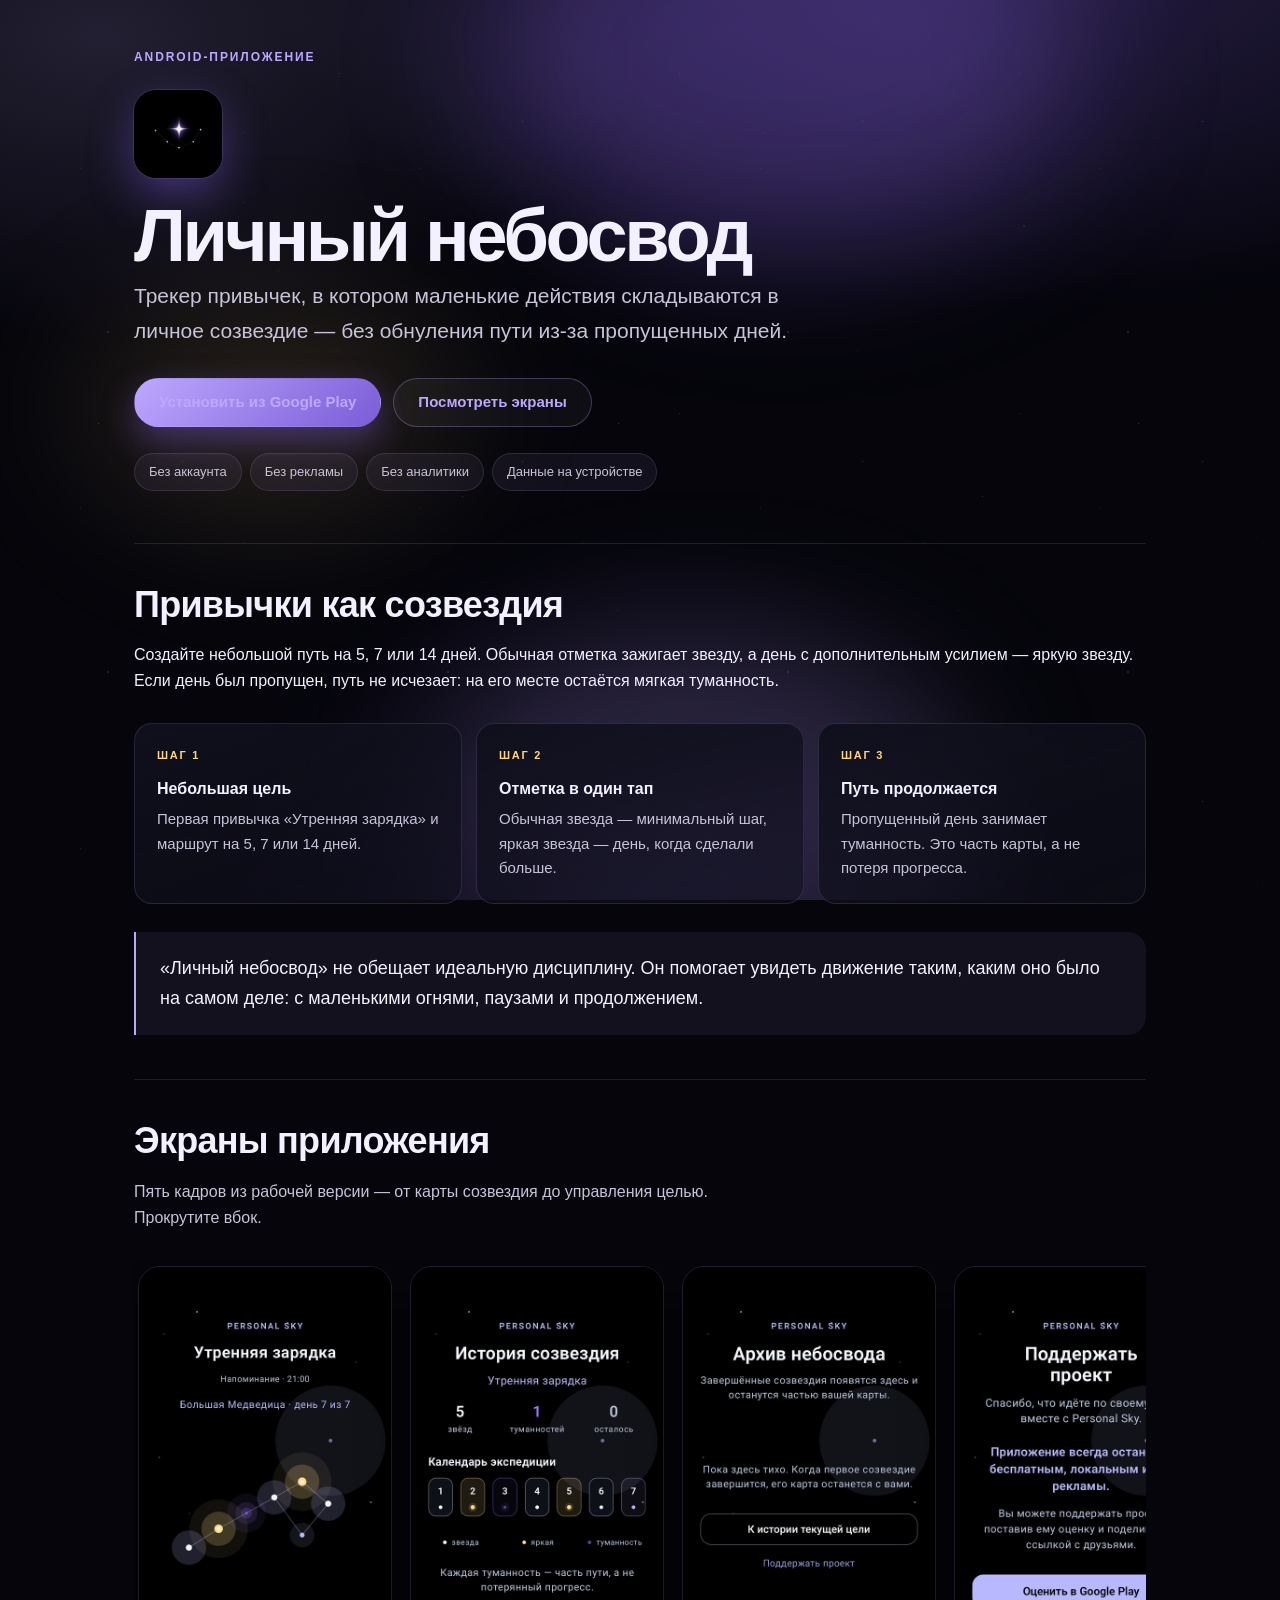
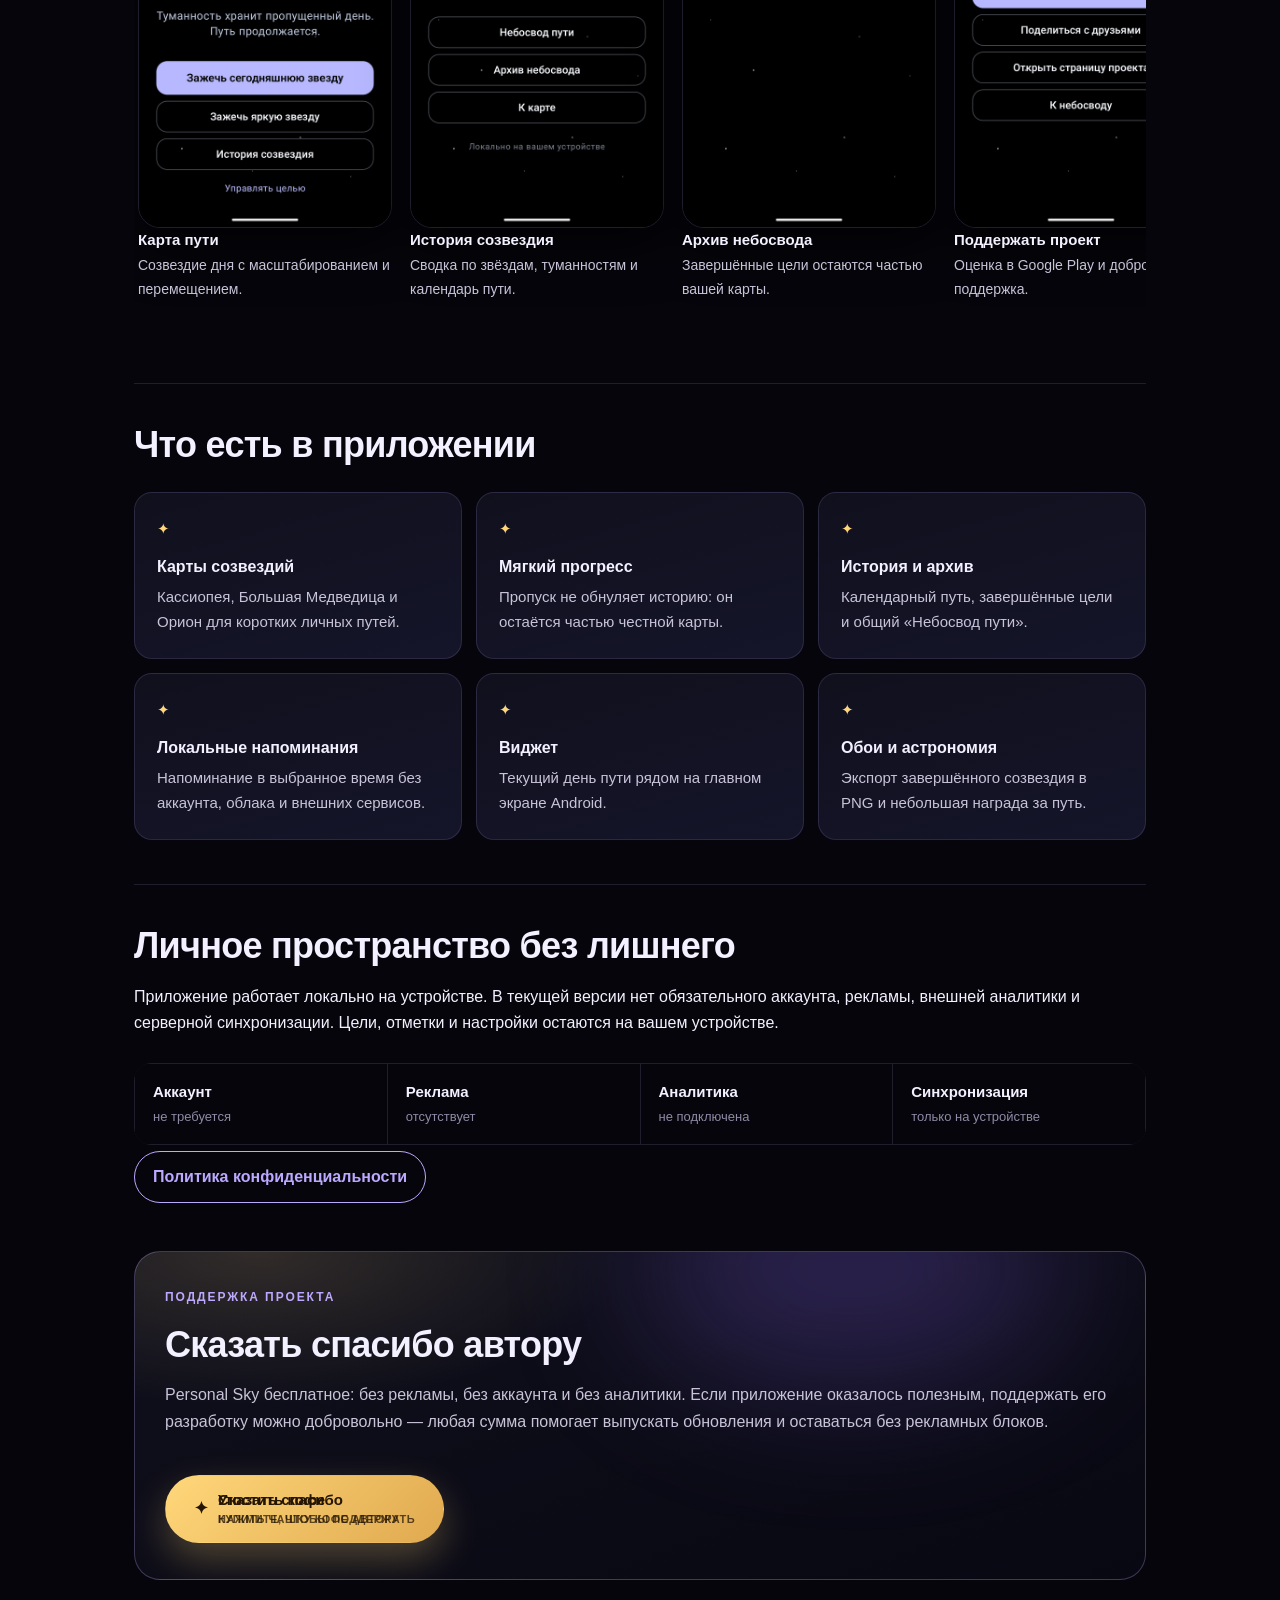
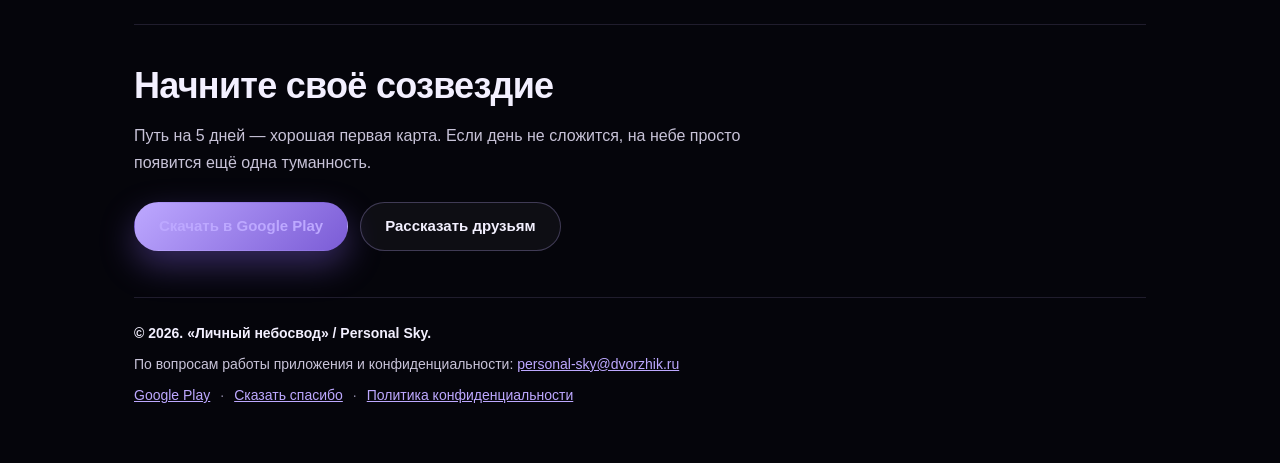
<file: index.html>
<!DOCTYPE html>
<html lang="ru">
<head>
  <meta charset="UTF-8" />
  <meta name="viewport" content="width=device-width, initial-scale=1.0" />
  <title>Личный небосвод — Personal Sky</title>
  <meta name="description" content="Personal Sky («Личный небосвод») — локальный Android-трекер привычек, в котором маленькие действия складываются в личное созвездие." />
  <meta name="theme-color" content="#05050b" />
  <link rel="canonical" href="https://www.dvorzhik.ru/personal-sky/" />
  <link rel="icon" href="assets/app-icon.png" />
  <link rel="apple-touch-icon" href="assets/app-icon.png" />

  <meta property="og:type" content="website" />
  <meta property="og:site_name" content="Personal Sky" />
  <meta property="og:locale" content="ru_RU" />
  <meta property="og:url" content="https://www.dvorzhik.ru/personal-sky/" />
  <meta property="og:title" content="Личный небосвод — трекер привычек как созвездие" />
  <meta property="og:description" content="Каждый отмеченный день зажигает звезду, пропущенный — оставляет туманность. Локально на устройстве, без аккаунта и рекламы." />
  <meta property="og:image" content="https://www.dvorzhik.ru/personal-sky/assets/hero-sky.png" />
  <meta property="og:image:width" content="1024" />
  <meta property="og:image:height" content="500" />
  <meta name="twitter:card" content="summary_large_image" />
  <meta name="twitter:title" content="Личный небосвод — трекер привычек как созвездие" />
  <meta name="twitter:description" content="Каждый отмеченный день зажигает звезду, пропущенный — оставляет туманность. Локально на устройстве, без аккаунта и рекламы." />
  <meta name="twitter:image" content="https://www.dvorzhik.ru/personal-sky/assets/hero-sky.png" />

  <link rel="stylesheet" href="style.css" />
  <!-- Google Analytics 4 (gtag.js) -->
  <script async src="https://www.googletagmanager.com/gtag/js?id=G-M0B5JG034H"></script>
  <script>
    window.dataLayer = window.dataLayer || [];
    function gtag() { dataLayer.push(arguments); }
    gtag('js', new Date());
    gtag('config', 'G-M0B5JG034H');
  </script>
</head>
<body>
  <a class="ps-skip" href="#ps-main">К основному содержанию</a>

  <div class="ps-sky" aria-hidden="true">
    <span class="ps-sky__glow ps-sky__glow--accent"></span>
    <span class="ps-sky__glow ps-sky__glow--gold"></span>
    <span class="ps-sky__glow ps-sky__glow--nebula"></span>
  </div>

  <main class="ps-wrap" id="ps-main" aria-label="Личный небосвод">

    <section class="ps-hero">
      <p class="ps-kicker">Android-приложение</p>
      <img class="ps-icon" src="assets/app-icon.png" width="256" height="256" alt="" />
      <h1>Личный небосвод</h1>
      <p class="ps-lead">Трекер привычек, в котором маленькие действия складываются в личное созвездие — без обнуления пути из-за пропущенных дней.</p>

      <div class="ps-actions">
        <a class="ps-btn ps-btn--primary" href="https://play.google.com/store/apps/details?id=com.personalsky.app">
          Установить из Google&nbsp;Play
        </a>
        <a class="ps-btn" href="#ps-screens">Посмотреть экраны</a>
      </div>

      <ul class="ps-badges">
        <li>Без аккаунта</li>
        <li>Без рекламы</li>
        <li>Без аналитики</li>
        <li>Данные на устройстве</li>
      </ul>
    </section>

    <section class="ps-section" aria-labelledby="ps-how">
      <h2 id="ps-how">Привычки как созвездия</h2>
      <p>Создайте небольшой путь на 5, 7 или 14 дней. Обычная отметка зажигает звезду, а день с дополнительным усилием — яркую звезду. Если день был пропущен, путь не исчезает: на его месте остаётся мягкая туманность.</p>

      <div class="ps-steps">
        <article class="ps-step">
          <p class="ps-step__label">Шаг 1</p>
          <h3>Небольшая цель</h3>
          <p>Первая привычка «Утренняя зарядка» и маршрут на 5, 7 или 14 дней.</p>
        </article>
        <article class="ps-step">
          <p class="ps-step__label">Шаг 2</p>
          <h3>Отметка в один тап</h3>
          <p>Обычная звезда — минимальный шаг, яркая звезда — день, когда сделали больше.</p>
        </article>
        <article class="ps-step">
          <p class="ps-step__label">Шаг 3</p>
          <h3>Путь продолжается</h3>
          <p>Пропущенный день занимает туманность. Это часть карты, а не потеря прогресса.</p>
        </article>
      </div>

      <blockquote class="ps-quote">«Личный небосвод» не обещает идеальную дисциплину. Он помогает увидеть движение таким, каким оно было на самом деле: с маленькими огнями, паузами и продолжением.</blockquote>
    </section>

    <section class="ps-section" id="ps-screens" aria-labelledby="ps-screens-title">
      <h2 id="ps-screens-title">Экраны приложения</h2>
      <p class="ps-section-lead">Пять кадров из рабочей версии — от карты созвездия до управления целью. Прокрутите вбок.</p>

      <ul class="ps-shots" tabindex="0" aria-label="Скриншоты приложения">
        <li class="ps-shot">
          <img src="assets/screenshots/01-active-sky.png" width="540" height="1200" loading="lazy" decoding="async" alt="Главный экран: карта созвездия, день 7 из 7, кнопки отметки звезды." />
          <p class="ps-shot__caption"><strong>Карта пути</strong>Созвездие дня с масштабированием и перемещением.</p>
        </li>
        <li class="ps-shot">
          <img src="assets/screenshots/02-history.png" width="540" height="1200" loading="lazy" decoding="async" alt="История созвездия: 5 звёзд, 1 туманность и календарь пути по дням." />
          <p class="ps-shot__caption"><strong>История созвездия</strong>Сводка по звёздам, туманностям и календарь пути.</p>
        </li>
        <li class="ps-shot">
          <img src="assets/screenshots/03-archive.png" width="540" height="1200" loading="lazy" decoding="async" alt="Архив небосвода: завершённые созвездия становятся частью личной карты." />
          <p class="ps-shot__caption"><strong>Архив небосвода</strong>Завершённые цели остаются частью вашей карты.</p>
        </li>
        <li class="ps-shot">
          <img src="assets/screenshots/04-support.png" width="540" height="1200" loading="lazy" decoding="async" alt="Экран поддержки проекта: приложение остаётся бесплатным, локальным и без рекламы." />
          <p class="ps-shot__caption"><strong>Поддержать проект</strong>Оценка в Google Play и добровольная поддержка.</p>
        </li>
        <li class="ps-shot">
          <img src="assets/screenshots/05-goal-settings.png" width="540" height="1200" loading="lazy" decoding="async" alt="Управление целью: название, ритм пути, завершение и локальные данные." />
          <p class="ps-shot__caption"><strong>Управление целью</strong>Название, напоминания и завершение пути досрочно.</p>
        </li>
      </ul>
    </section>

    <section class="ps-section" aria-labelledby="ps-features">
      <h2 id="ps-features">Что есть в приложении</h2>
      <div class="ps-grid">
        <article class="ps-card">
          <p class="ps-card__star" aria-hidden="true">✦</p>
          <h3>Карты созвездий</h3>
          <p>Кассиопея, Большая Медведица и Орион для коротких личных путей.</p>
        </article>
        <article class="ps-card">
          <p class="ps-card__star" aria-hidden="true">✦</p>
          <h3>Мягкий прогресс</h3>
          <p>Пропуск не обнуляет историю: он остаётся частью честной карты.</p>
        </article>
        <article class="ps-card">
          <p class="ps-card__star" aria-hidden="true">✦</p>
          <h3>История и архив</h3>
          <p>Календарный путь, завершённые цели и общий «Небосвод пути».</p>
        </article>
        <article class="ps-card">
          <p class="ps-card__star" aria-hidden="true">✦</p>
          <h3>Локальные напоминания</h3>
          <p>Напоминание в выбранное время без аккаунта, облака и внешних сервисов.</p>
        </article>
        <article class="ps-card">
          <p class="ps-card__star" aria-hidden="true">✦</p>
          <h3>Виджет</h3>
          <p>Текущий день пути рядом на главном экране Android.</p>
        </article>
        <article class="ps-card">
          <p class="ps-card__star" aria-hidden="true">✦</p>
          <h3>Обои и астрономия</h3>
          <p>Экспорт завершённого созвездия в PNG и небольшая награда за путь.</p>
        </article>
      </div>
    </section>

    <section class="ps-section" aria-labelledby="ps-privacy">
      <h2 id="ps-privacy">Личное пространство без лишнего</h2>
      <p>Приложение работает локально на устройстве. В текущей версии нет обязательного аккаунта, рекламы, внешней аналитики и серверной синхронизации. Цели, отметки и настройки остаются на вашем устройстве.</p>

      <ul class="ps-facts">
        <li><strong>Аккаунт</strong><span>не требуется</span></li>
        <li><strong>Реклама</strong><span>отсутствует</span></li>
        <li><strong>Аналитика</strong><span>не подключена</span></li>
        <li><strong>Синхронизация</strong><span>только на устройстве</span></li>
      </ul>

      <a class="ps-link" href="privacy.html">Политика конфиденциальности</a>
    </section>

    <section class="ps-section ps-support" aria-labelledby="ps-support">
      <div class="ps-support__glow" aria-hidden="true"></div>
      <p class="ps-kicker">Поддержка проекта</p>
      <h2 id="ps-support">Сказать спасибо автору</h2>
      <p class="ps-support__lead">Personal Sky бесплатное: без рекламы, без аккаунта и без аналитики. Если приложение оказалось полезным, поддержать его разработку можно добровольно — любая сумма помогает выпускать обновления и оставаться без рекламных блоков.</p>

      <a class="ps-btn ps-btn--thanks" href="https://web.tribute.tg/d/QPI" target="_blank" rel="noopener noreferrer">
        <span class="ps-btn__icon" aria-hidden="true">✦</span>
        <span class="ps-btn__labels">
          <span class="ps-btn__label ps-btn__label--thanks">
            Сказать спасибо
            <span class="ps-btn__sub">нажмите, чтобы поддержать</span>
          </span>
          <span class="ps-btn__label ps-btn__label--coffee">
            Угостить кофе
            <span class="ps-btn__sub">купить чашку кофе автору</span>
          </span>
        </span>
      </a>
    </section>

    <section class="ps-section ps-cta" aria-labelledby="ps-cta">
      <h2 id="ps-cta">Начните своё созвездие</h2>
      <p>Путь на 5 дней — хорошая первая карта. Если день не сложится, на небе просто появится ещё одна туманность.</p>

      <div class="ps-actions">
        <a class="ps-btn ps-btn--primary" href="https://play.google.com/store/apps/details?id=com.personalsky.app">
          Скачать в Google&nbsp;Play
        </a>
        <button class="ps-btn ps-btn--share" type="button" data-ps-share
                data-ps-share-url="https://www.dvorzhik.ru/personal-sky/"
                data-ps-share-title="Личный небосвод — трекер привычек как созвездие"
                data-ps-share-text="Personal Sky — локальный Android-трекер привычек, где каждый отмеченный день зажигает звезду."
                data-ps-share-done="Ссылка скопирована">
          <span class="ps-btn__share-label">Рассказать друзьям</span>
        </button>
      </div>
      <p class="ps-visually-hidden" role="status" aria-live="polite" data-ps-share-status></p>
    </section>

    <footer class="ps-footer">
      <p class="ps-footer__brand">© 2026. «Личный небосвод» / Personal Sky.</p>
      <p>По вопросам работы приложения и конфиденциальности: <a href="mailto:personal-sky@dvorzhik.ru">personal-sky@dvorzhik.ru</a></p>
      <p class="ps-footer__links">
        <a href="https://play.google.com/store/apps/details?id=com.personalsky.app">Google Play</a>
        <span aria-hidden="true">·</span>
        <a class="ps-thanks-link" href="https://web.tribute.tg/d/QPI" target="_blank" rel="noopener noreferrer">Сказать спасибо</a>
        <span aria-hidden="true">·</span>
        <a href="privacy.html">Политика конфиденциальности</a>
      </p>
    </footer>
  </main>

  <script type="application/ld+json">
  {
    "@context": "https://schema.org",
    "@type": "SoftwareApplication",
    "name": "Личный небосвод (Personal Sky)",
    "operatingSystem": "Android",
    "applicationCategory": "LifestyleApplication",
    "description": "Локальный трекер привычек, в котором маленькие действия складываются в личное созвездие: отметка зажигает звезду, пропущенный день оставляет туманность.",
    "inLanguage": "ru",
    "url": "https://www.dvorzhik.ru/personal-sky/",
    "image": "https://www.dvorzhik.ru/personal-sky/assets/hero-sky.png",
    "installUrl": "https://play.google.com/store/apps/details?id=com.personalsky.app",
    "offers": {
      "@type": "Offer",
      "price": "0",
      "priceCurrency": "RUB"
    }
  }
  </script>

  <script>
  // Кнопка «Рассказать друзьям» у финального призыва:
  // нативный лист «Поделиться» там, где он есть, иначе копирование ссылки в буфер обмена.
  (function () {
    var button = document.querySelector("[data-ps-share]");
    if (!button) return;

    var label = button.querySelector(".ps-btn__share-label");
    var status = document.querySelector("[data-ps-share-status]");
    var defaultLabel = label ? label.textContent : "";
    var resetTimer = 0;
    var payload = {
      url: button.getAttribute("data-ps-share-url") || location.href,
      title: button.getAttribute("data-ps-share-title") || document.title,
      text: button.getAttribute("data-ps-share-text") || ""
    };

    function announce(message) {
      if (status) status.textContent = message;
    }

    function flashLabel(message) {
      if (!label) return;
      window.clearTimeout(resetTimer);
      label.textContent = message;
      button.classList.add("is-done");
      resetTimer = window.setTimeout(function () {
        label.textContent = defaultLabel;
        button.classList.remove("is-done");
      }, 2200);
    }

    function copyLink() {
      var text = payload.text ? payload.text + " " + payload.url : payload.url;
      if (navigator.clipboard && navigator.clipboard.writeText) {
        return navigator.clipboard.writeText(text);
      }
      // Фолбэк для старых браузеров и не-HTTPS окружений.
      return new Promise(function (resolve, reject) {
        var area = document.createElement("textarea");
        area.value = text;
        area.setAttribute("readonly", "");
        area.style.position = "fixed";
        area.style.top = "-1000px";
        document.body.appendChild(area);
        area.select();
        var ok = false;
        try {
          ok = document.execCommand("copy");
        } catch (error) {
          ok = false;
        }
        document.body.removeChild(area);
        ok ? resolve() : reject(new Error("copy failed"));
      });
    }

    function done() {
      flashLabel(button.getAttribute("data-ps-share-done") || "Ссылка скопирована");
      announce("Ссылка на приложение скопирована — можно отправлять друзьям");
    }

    button.addEventListener("click", function () {
      if (navigator.share) {
        navigator
          .share({ title: payload.title, text: payload.text, url: payload.url })
          .then(function () {
            announce("Ссылка отправлена");
          })
          .catch(function (error) {
            // AbortError — пользователь закрыл лист «Поделиться», это не ошибка.
            if (error && error.name === "AbortError") return;
            copyLink().then(done, function () {
              announce("Не удалось поделиться. Скопируйте ссылку: " + payload.url);
            });
          });
        return;
      }

      copyLink().then(done, function () {
        announce("Не удалось скопировать ссылку: " + payload.url);
      });
    });
  })();
  </script>

</body>
</html>
</file>
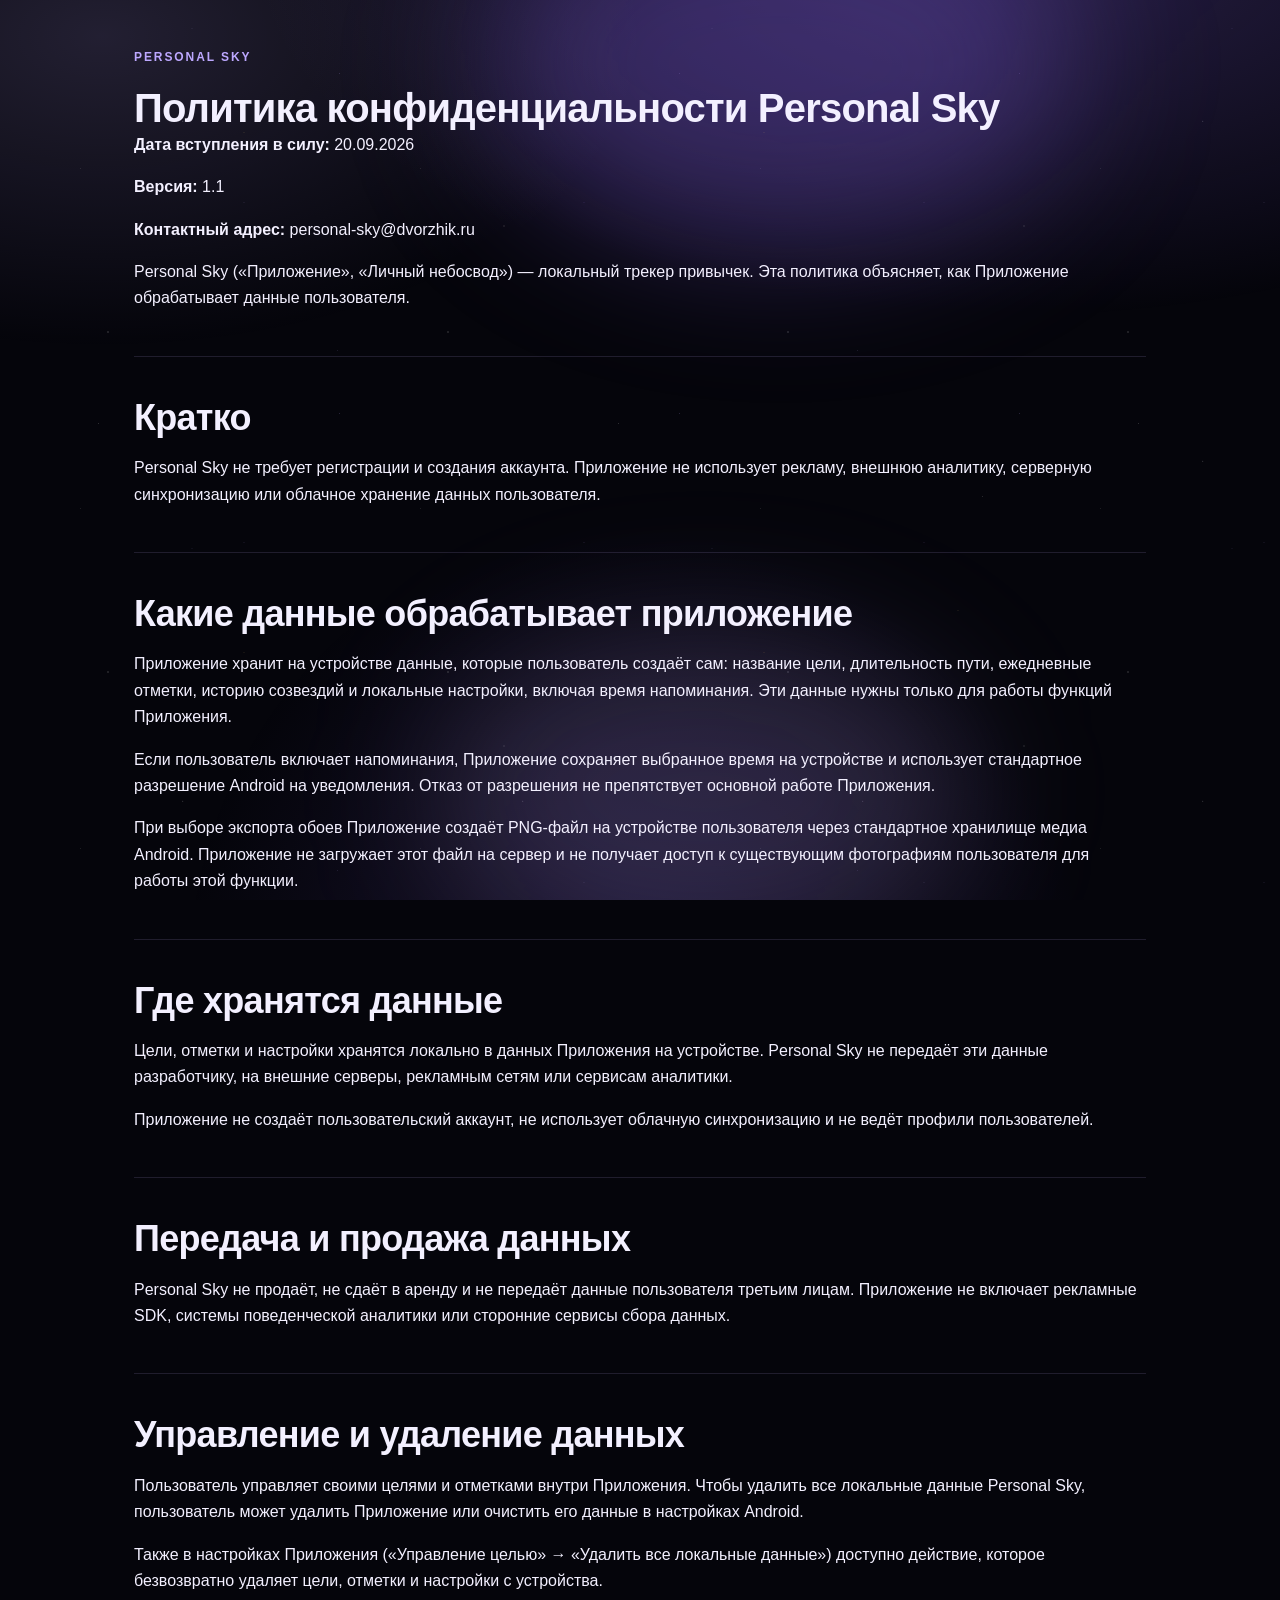
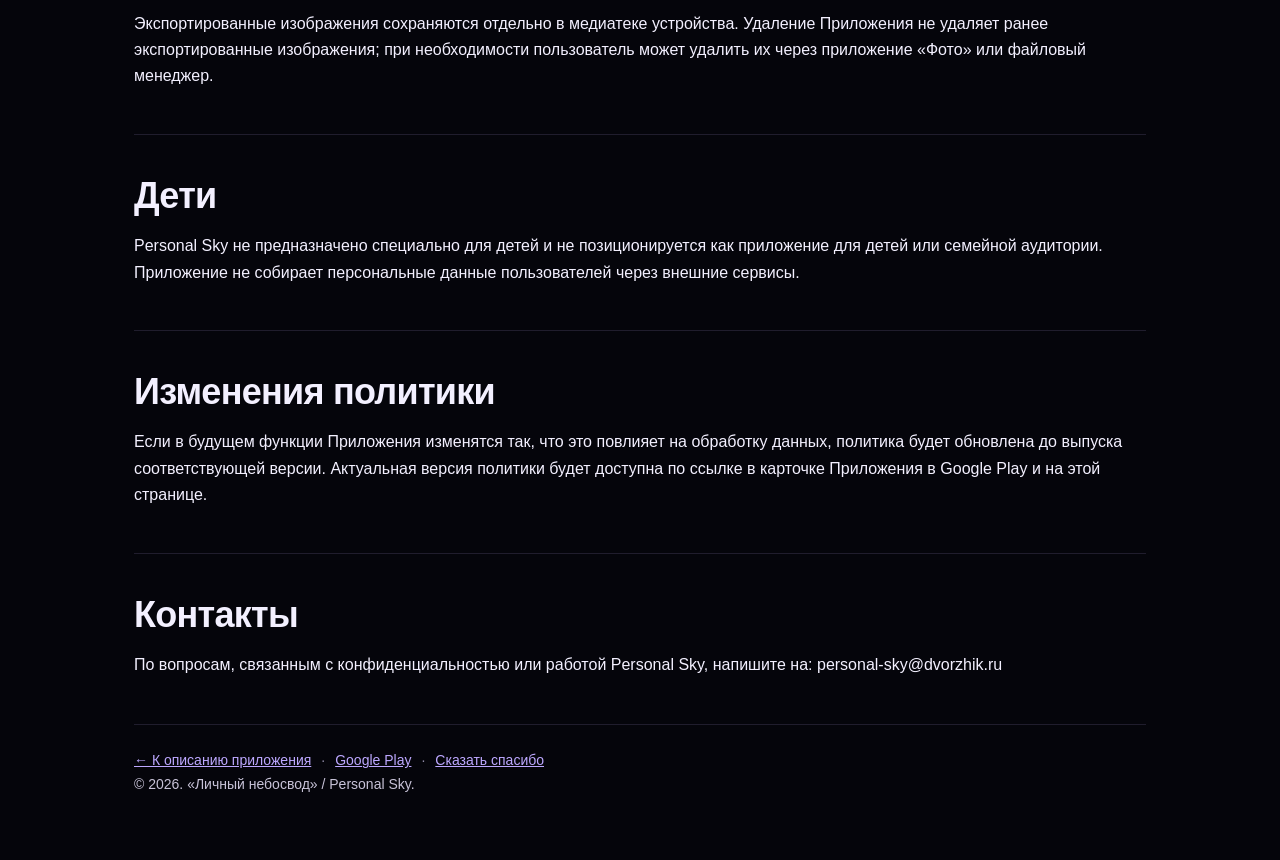
<file: privacy.html>
<!DOCTYPE html>
<html lang="ru">
<head>
  <meta charset="UTF-8" />
  <meta name="viewport" content="width=device-width, initial-scale=1.0" />
  <title>Политика конфиденциальности Personal Sky — Личный небосвод</title>
  <meta name="description" content="Политика конфиденциальности приложения Personal Sky («Личный небосвод»): локальное хранение данных, отсутствие аккаунта, рекламы и внешней аналитики." />
  <meta name="theme-color" content="#05050b" />
  <link rel="icon" href="assets/app-icon.png" />
  <link rel="canonical" href="https://www.dvorzhik.ru/personal-sky/privacy.html" />
  <link rel="stylesheet" href="style.css" />
  <!-- Google Analytics 4 (gtag.js) -->
  <script async src="https://www.googletagmanager.com/gtag/js?id=G-M0B5JG034H"></script>
  <script>
    window.dataLayer = window.dataLayer || [];
    function gtag() { dataLayer.push(arguments); }
    gtag('js', new Date());
    gtag('config', 'G-M0B5JG034H');
  </script>
</head>
<body>
  <a class="ps-skip" href="#ps-main">К основному содержанию</a>

  <div class="ps-sky" aria-hidden="true">
    <span class="ps-sky__glow ps-sky__glow--accent"></span>
    <span class="ps-sky__glow ps-sky__glow--nebula"></span>
  </div>

  <main class="ps-wrap" id="ps-main" aria-label="Политика конфиденциальности Personal Sky">
    <p class="ps-kicker">Personal Sky</p>
    <h1 class="ps-title--tight">Политика конфиденциальности Personal Sky</h1>
    <p><strong>Дата вступления в силу:</strong> 20.09.2026</p>
    <p><strong>Версия:</strong> 1.1</p>
    <p><strong>Контактный адрес:</strong> personal-sky@dvorzhik.ru</p>
    <p>Personal Sky («Приложение», «Личный небосвод») — локальный трекер привычек. Эта политика объясняет, как Приложение обрабатывает данные пользователя.</p>

    <div class="ps-section">
      <h2>Кратко</h2>
      <p>Personal Sky не требует регистрации и создания аккаунта. Приложение не использует рекламу, внешнюю аналитику, серверную синхронизацию или облачное хранение данных пользователя.</p>
    </div>

    <div class="ps-section">
      <h2>Какие данные обрабатывает приложение</h2>
      <p>Приложение хранит на устройстве данные, которые пользователь создаёт сам: название цели, длительность пути, ежедневные отметки, историю созвездий и локальные настройки, включая время напоминания. Эти данные нужны только для работы функций Приложения.</p>
      <p>Если пользователь включает напоминания, Приложение сохраняет выбранное время на устройстве и использует стандартное разрешение Android на уведомления. Отказ от разрешения не препятствует основной работе Приложения.</p>
      <p>При выборе экспорта обоев Приложение создаёт PNG-файл на устройстве пользователя через стандартное хранилище медиа Android. Приложение не загружает этот файл на сервер и не получает доступ к существующим фотографиям пользователя для работы этой функции.</p>
    </div>

    <div class="ps-section">
      <h2>Где хранятся данные</h2>
      <p>Цели, отметки и настройки хранятся локально в данных Приложения на устройстве. Personal Sky не передаёт эти данные разработчику, на внешние серверы, рекламным сетям или сервисам аналитики.</p>
      <p>Приложение не создаёт пользовательский аккаунт, не использует облачную синхронизацию и не ведёт профили пользователей.</p>
    </div>

    <div class="ps-section">
      <h2>Передача и продажа данных</h2>
      <p>Personal Sky не продаёт, не сдаёт в аренду и не передаёт данные пользователя третьим лицам. Приложение не включает рекламные SDK, системы поведенческой аналитики или сторонние сервисы сбора данных.</p>
    </div>

    <div class="ps-section">
      <h2>Управление и удаление данных</h2>
      <p>Пользователь управляет своими целями и отметками внутри Приложения. Чтобы удалить все локальные данные Personal Sky, пользователь может удалить Приложение или очистить его данные в настройках Android.</p>
      <p>Также в настройках Приложения («Управление целью» → «Удалить все локальные данные») доступно действие, которое безвозвратно удаляет цели, отметки и настройки с устройства.</p>
      <p>Экспортированные изображения сохраняются отдельно в медиатеке устройства. Удаление Приложения не удаляет ранее экспортированные изображения; при необходимости пользователь может удалить их через приложение «Фото» или файловый менеджер.</p>
    </div>

    <div class="ps-section">
      <h2>Дети</h2>
      <p>Personal Sky не предназначено специально для детей и не позиционируется как приложение для детей или семейной аудитории. Приложение не собирает персональные данные пользователей через внешние сервисы.</p>
    </div>

    <div class="ps-section">
      <h2>Изменения политики</h2>
      <p>Если в будущем функции Приложения изменятся так, что это повлияет на обработку данных, политика будет обновлена до выпуска соответствующей версии. Актуальная версия политики будет доступна по ссылке в карточке Приложения в Google Play и на этой странице.</p>
    </div>

    <div class="ps-section">
      <h2>Контакты</h2>
      <p>По вопросам, связанным с конфиденциальностью или работой Personal Sky, напишите на: personal-sky@dvorzhik.ru</p>
    </div>

    <footer class="ps-footer">
      <p class="ps-footer__links">
        <a href="index.html">← К описанию приложения</a>
        <span aria-hidden="true">·</span>
        <a href="https://play.google.com/store/apps/details?id=com.personalsky.app">Google Play</a>
        <span aria-hidden="true">·</span>
        <a class="ps-thanks-link" href="https://web.tribute.tg/d/QPI" target="_blank" rel="noopener noreferrer">Сказать спасибо</a>
      </p>
      <p>© 2026. «Личный небосвод» / Personal Sky.</p>
    </footer>
  </main>

</body>
</html>
</file>
<file: style.css>
/* ===== Personal Sky — Личный небосвод ===== */
:root {
  --ps-bg: #05050b;
  --ps-panel: #10101d;
  --ps-panel-soft: #15152a;
  --ps-text: #f3f0ff;
  --ps-muted: #c8c3d8;
  --ps-dim: #8f8aa6;
  --ps-line: rgba(195, 177, 255, .28);
  --ps-line-soft: rgba(195, 177, 255, .14);
  --ps-accent: #bda8ff;
  --ps-accent-deep: #7b5cd6;
  --ps-gold: #ffd77a;
  --ps-radius: 18px;
}

*,
*::before,
*::after {
  box-sizing: border-box;
}

html {
  background: var(--ps-bg);
  scroll-behavior: smooth;
  -webkit-text-size-adjust: 100%;
}

body {
  margin: 0;
  background: var(--ps-bg);
  color: var(--ps-text);
  font-family: -apple-system, BlinkMacSystemFont, "Segoe UI", Roboto, Arial, Helvetica, sans-serif;
  line-height: 1.65;
}

/* --- Фоновое звёздное небо --- */
/* Фиксированный слой: декоративные свечения ограничены так, чтобы не создавать overflow. */
.ps-sky {
  position: fixed;
  inset: 0;
  z-index: 0;
  overflow: hidden;
  pointer-events: none;
  background:
    radial-gradient(1200px 600px at 78% -6%, rgba(123, 92, 214, .30), transparent 62%),
    radial-gradient(900px 520px at 8% 4%, rgba(189, 168, 255, .16), transparent 60%),
    radial-gradient(700px 700px at 50% 108%, rgba(123, 92, 214, .18), transparent 65%);
}

.ps-sky::before,
.ps-sky::after {
  content: "";
  position: absolute;
  inset: -50% -50%;
  background-image:
    radial-gradient(1.6px 1.6px at 20% 30%, rgba(255, 255, 255, .85), transparent 60%),
    radial-gradient(1.2px 1.2px at 70% 12%, rgba(255, 215, 122, .75), transparent 60%),
    radial-gradient(1.4px 1.4px at 42% 68%, rgba(255, 255, 255, .60), transparent 60%),
    radial-gradient(1px 1px at 88% 54%, rgba(189, 168, 255, .80), transparent 60%),
    radial-gradient(1.1px 1.1px at 12% 82%, rgba(255, 255, 255, .55), transparent 60%),
    radial-gradient(1.3px 1.3px at 60% 92%, rgba(189, 168, 255, .55), transparent 60%);
  background-size: 340px 340px;
  opacity: .5;
  animation: ps-drift 90s linear infinite;
}

.ps-sky::after {
  background-size: 520px 520px;
  opacity: .32;
  animation-duration: 150s;
  animation-direction: reverse;
}

@keyframes ps-drift {
  from { transform: translate3d(0, 0, 0); }
  to   { transform: translate3d(-340px, -220px, 0); }
}

.ps-sky__glow {
  position: absolute;
  border-radius: 50%;
  filter: blur(70px);
}

/* Свечения центрированы внутри слоя: их blur не выходит за пределы viewport. */
.ps-sky__glow--accent {
  top: -14%;
  left: 38%;
  width: 46%;
  height: 42%;
  background: rgba(123, 92, 214, .34);
}

.ps-sky__glow--gold {
  top: 32%;
  left: 6%;
  width: 30%;
  height: 26%;
  background: rgba(255, 215, 122, .12);
}

.ps-sky__glow--nebula {
  top: 70%;
  left: 34%;
  width: 42%;
  height: 36%;
  background: rgba(189, 168, 255, .16);
}

.ps-wrap {
  position: relative;
  z-index: 1;
  max-width: 1060px;
  margin: 0 auto;
  padding: 48px 24px 56px;
}

.ps-skip {
  position: absolute;
  left: -9999px;
  top: 0;
  z-index: 10;
  padding: 12px 18px;
  background: var(--ps-gold);
  color: #1a1405;
  font-weight: 700;
  text-decoration: none;
}

.ps-skip:focus {
  left: 16px;
  top: 16px;
}

/* --- Типографика --- */
.ps-wrap h1,
.ps-wrap h2,
.ps-wrap h3 {
  line-height: 1.18;
  overflow-wrap: break-word;
  hyphens: auto;
}

.ps-wrap h1 {
  margin: 14px 0 0;
  font-size: clamp(40px, 7.4vw, 74px);
  letter-spacing: -.045em;
}

/* Заголовок страницы политики — та же айдентика, но компактнее и без переноса. */
.ps-wrap h1.ps-title--tight {
  font-size: clamp(26px, 3.6vw, 40px);
  line-height: 1.2;
  letter-spacing: -.02em;
  hyphens: none;
  overflow-wrap: normal;
  text-wrap: balance;
}

.ps-wrap h2 {
  margin: 0 0 16px;
  font-size: clamp(25px, 3.2vw, 36px);
  letter-spacing: -.02em;
}

.ps-wrap h3 {
  margin: 0 0 8px;
  font-size: 16px;
}

.ps-wrap p {
  margin: 0 0 16px;
  overflow-wrap: break-word;
}

.ps-wrap a {
  color: var(--ps-accent);
  overflow-wrap: break-word;
}

.ps-kicker {
  margin: 0;
  color: var(--ps-accent);
  font-size: 12px;
  font-weight: 700;
  letter-spacing: .16em;
  text-transform: uppercase;
}

.ps-lead {
  max-width: 720px;
  margin: 20px 0 0;
  color: var(--ps-muted);
  font-size: clamp(17px, 2.4vw, 21px);
}

/* --- Hero --- */
.ps-hero {
  padding-bottom: 8px;
}

.ps-icon {
  display: block;
  width: 88px;
  height: 88px;
  margin: 22px 0 0;
  border-radius: 22px;
  box-shadow: 0 18px 46px rgba(123, 92, 214, .45), 0 0 0 1px var(--ps-line-soft);
}

.ps-actions {
  display: flex;
  flex-wrap: wrap;
  gap: 12px;
  margin: 30px 0 0;
}

.ps-btn {
  display: inline-flex;
  align-items: center;
  justify-content: center;
  padding: 14px 24px;
  border: 1px solid var(--ps-line);
  border-radius: 999px;
  background: rgba(255, 255, 255, .04);
  color: var(--ps-text);
  /* Явный line-height: у <button> иначе остаётся UA-значение `normal` и высота не совпадает с <a class="ps-btn">. */
  font-size: 15px;
  font-weight: 700;
  line-height: 1.25;
  text-decoration: none;
  transition: transform .18s ease, background-color .18s ease, border-color .18s ease;
}

.ps-btn:hover,
.ps-btn:focus-visible {
  transform: translateY(-2px);
  border-color: var(--ps-accent);
  background: rgba(189, 168, 255, .14);
}

.ps-btn--primary {
  border-color: transparent;
  background: linear-gradient(135deg, var(--ps-accent) 0%, var(--ps-accent-deep) 100%);
  color: #12082a;
  box-shadow: 0 14px 34px rgba(123, 92, 214, .42);
}

.ps-btn--primary:hover,
.ps-btn--primary:focus-visible {
  background: linear-gradient(135deg, #cdbcff 0%, #8a6ae0 100%);
}

.ps-btn:focus-visible,
.ps-link:focus-visible {
  outline: 2px solid var(--ps-gold);
  outline-offset: 3px;
}

.ps-badges {
  display: flex;
  flex-wrap: wrap;
  gap: 8px;
  margin: 26px 0 0;
  padding: 0;
  list-style: none;
}

.ps-badges li {
  padding: 7px 14px;
  border: 1px solid var(--ps-line-soft);
  border-radius: 999px;
  background: rgba(189, 168, 255, .07);
  color: var(--ps-muted);
  font-size: 13px;
}

/* --- Секции --- */
.ps-section {
  margin-top: 44px;
  padding-top: 40px;
  border-top: 1px solid var(--ps-line-soft);
}

.ps-section-lead {
  max-width: 620px;
  color: var(--ps-muted);
}

/* --- Шаги --- */
.ps-steps {
  display: grid;
  grid-template-columns: repeat(auto-fit, minmax(220px, 1fr));
  gap: 14px;
  margin: 28px 0 0;
}

.ps-step {
  position: relative;
  padding: 22px;
  border: 1px solid var(--ps-line-soft);
  border-radius: var(--ps-radius);
  background: linear-gradient(160deg, var(--ps-panel) 0%, rgba(16, 16, 29, .55) 100%);
}

.ps-step__label {
  margin: 0 0 10px;
  color: var(--ps-gold);
  font-size: 11px;
  font-weight: 700;
  letter-spacing: .16em;
  text-transform: uppercase;
}

.ps-step p:last-child {
  margin: 0;
  color: var(--ps-muted);
  font-size: 15px;
}

.ps-quote {
  margin: 28px 0 0;
  padding: 22px 24px;
  border: 0;
  border-left: 2px solid var(--ps-accent);
  border-radius: 0 var(--ps-radius) var(--ps-radius) 0;
  background: rgba(189, 168, 255, .08);
  color: var(--ps-text);
  font-size: clamp(16px, 2vw, 18px);
}

/* --- Карусель скриншотов --- */
.ps-shots {
  display: flex;
  gap: 18px;
  margin: 28px 0 0;
  padding: 6px 4px 22px;
  overflow-x: auto;
  list-style: none;
  scroll-snap-type: x mandatory;
  scroll-padding-left: 4px;
  scrollbar-width: thin;
  scrollbar-color: var(--ps-accent-deep) transparent;
}

.ps-shots::-webkit-scrollbar {
  height: 8px;
}

.ps-shots::-webkit-scrollbar-track {
  background: rgba(255, 255, 255, .05);
  border-radius: 999px;
}

.ps-shots::-webkit-scrollbar-thumb {
  background: var(--ps-accent-deep);
  border-radius: 999px;
}

.ps-shot {
  flex: 0 0 clamp(210px, 62vw, 254px);
  scroll-snap-align: start;
}

.ps-shot img {
  display: block;
  width: 100%;
  height: auto;
  border: 1px solid var(--ps-line-soft);
  border-radius: 22px;
  background: var(--ps-bg-soft);
  box-shadow: 0 22px 48px rgba(0, 0, 0, .55);
  transition: transform .25s ease, border-color .25s ease;
}

.ps-shot__caption {
  margin: 14px 0 0;
  color: var(--ps-muted);
  font-size: 14px;
}

.ps-shot__caption strong {
  display: block;
  margin-bottom: 2px;
  color: var(--ps-text);
  font-size: 15px;
}

/* --- Карточки возможностей --- */
.ps-grid {
  display: grid;
  grid-template-columns: repeat(auto-fit, minmax(258px, 1fr));
  gap: 14px;
  margin-top: 26px;
}

.ps-card {
  position: relative;
  padding: 24px 22px;
  border: 1px solid var(--ps-line-soft);
  border-radius: var(--ps-radius);
  background: linear-gradient(165deg, var(--ps-panel) 0%, var(--ps-panel-soft) 100%);
  transition: transform .2s ease, border-color .2s ease, box-shadow .2s ease;
}

.ps-card__star {
  margin: 0 0 12px;
  color: var(--ps-gold);
  font-size: 15px;
}

.ps-card p:last-child {
  margin: 0;
  color: var(--ps-muted);
  font-size: 15px;
}

@media (hover: hover) {
  .ps-card:hover {
    transform: translateY(-3px);
    border-color: var(--ps-line);
    box-shadow: 0 20px 44px rgba(123, 92, 214, .26);
  }

  .ps-shot img:hover {
    transform: translateY(-4px);
    border-color: var(--ps-line);
  }
}

/* --- Факты о приватности --- */
.ps-facts {
  display: grid;
  grid-template-columns: repeat(auto-fit, minmax(200px, 1fr));
  gap: 1px;
  margin: 26px 0 0;
  padding: 1px;
  border-radius: var(--ps-radius);
  background: var(--ps-line-soft);
  list-style: none;
  overflow: hidden;
}

.ps-facts li {
  display: flex;
  flex-direction: column;
  gap: 2px;
  padding: 16px 18px;
  background: var(--ps-bg);
}

.ps-facts strong {
  font-size: 15px;
}

.ps-facts span {
  color: var(--ps-dim);
  font-size: 13px;
}

/* --- Ссылка-кнопка --- */
.ps-link {
  display: inline-block;
  margin-top: 6px;
  padding: 12px 18px;
  border: 1px solid var(--ps-accent);
  border-radius: 999px;
  color: var(--ps-text);
  font-weight: 700;
  text-decoration: none;
  transition: background-color .18s ease;
}

.ps-link:hover {
  background: rgba(189, 168, 255, .16);
}

/* --- Поддержка проекта --- */
.ps-support {
  position: relative;
  margin-top: 48px;
  padding: 36px 30px;
  border: 1px solid var(--ps-line);
  border-radius: 26px;
  background:
    radial-gradient(520px 220px at 12% 0%, rgba(255, 215, 122, .14), transparent 70%),
    linear-gradient(160deg, var(--ps-panel) 0%, rgba(9, 9, 20, .9) 100%);
  overflow: hidden;
}

.ps-support__glow {
  position: absolute;
  top: -30%;
  right: 8%;
  width: 42%;
  height: 70%;
  border-radius: 50%;
  background: rgba(123, 92, 214, .28);
  filter: blur(70px);
  pointer-events: none;
}

.ps-support h2 {
  margin-top: 6px;
}

/* Текст занимает всю ширину блока поддержки. */
.ps-support__lead {
  position: relative;
  max-width: none;
  color: var(--ps-muted);
}

/* --- Кнопка «Сказать спасибо», меняющаяся на «Угостить кофе» --- */
/* Селектор с .ps-wrap нужен, чтобы перебить `.ps-wrap a { color: var(--ps-accent) }`. */
.ps-wrap a.ps-btn--thanks {
  position: relative;
  margin-top: 24px;
  padding: 15px 28px;
  border-color: transparent;
  background: linear-gradient(135deg, var(--ps-gold) 0%, #e0a94f 100%);
  color: #241503;
  box-shadow: 0 16px 38px rgba(255, 215, 122, .28);
}

/* Кнопка поддержки — визуальный акцент блока. */
.ps-wrap a.ps-btn--thanks:hover,
.ps-wrap a.ps-btn--thanks:focus-visible {
  background: linear-gradient(135deg, #ffe4a0 0%, #eeb75c 100%);
  color: #241503;
}

.ps-btn--thanks .ps-btn__icon {
  margin-right: 10px;
  font-size: 17px;
  animation: ps-twinkle 3.4s ease-in-out infinite;
}

.ps-btn__labels {
  position: relative;
  display: inline-block;
  text-align: left;
}

.ps-btn__label {
  display: block;
  line-height: 1.25;
}

.ps-btn__label--thanks {
  animation: ps-swap-a 7s ease-in-out infinite;
}

.ps-btn__label--coffee {
  position: absolute;
  inset: 0;
  animation: ps-swap-b 7s ease-in-out infinite;
}

.ps-btn__sub {
  display: block;
  margin-top: 3px;
  font-size: 11px;
  font-weight: 600;
  letter-spacing: .04em;
  text-transform: uppercase;
  opacity: .72;
}

@keyframes ps-swap-a {
  0%, 42%   { opacity: 1; }
  50%, 90%  { opacity: 0; }
  98%, 100% { opacity: 1; }
}

@keyframes ps-swap-b {
  0%, 42%   { opacity: 0; }
  50%, 90%  { opacity: 1; }
  98%, 100% { opacity: 0; }
}

@keyframes ps-twinkle {
  0%, 100% { opacity: 1; }
  50%      { opacity: .5; }
}

.ps-thanks-link {
  color: var(--ps-gold);
}

.ps-thanks-link:hover {
  color: #ffe4a0;
}

/* --- Финальный призыв --- */
/* Секция без «коробки»: рамка, фон и отступы — как у остальных секций (`Привычки как созвездия`). */
.ps-cta p {
  max-width: 620px;
  margin: 0;
  color: var(--ps-muted);
}

.ps-cta .ps-actions {
  margin-top: 26px;
}

/* --- Кнопка «Рассказать друзьям» --- */
/* Размер и типографика — как у `.ps-btn`, чтобы кнопки в ряду совпадали. */
.ps-btn--share {
  cursor: pointer;
  font-family: inherit;
}

.ps-btn--share .ps-btn__share-label {
  display: block;
  line-height: 1.25;
}

.ps-btn--share.is-done {
  border-color: var(--ps-accent);
  background: rgba(189, 168, 255, .18);
}

/* Текст только для скринридеров. */
.ps-visually-hidden {
  position: absolute;
  width: 1px;
  height: 1px;
  margin: -1px;
  padding: 0;
  overflow: hidden;
  clip: rect(0 0 0 0);
  clip-path: inset(50%);
  white-space: nowrap;
  border: 0;
}

/* --- Футер --- */
.ps-footer {
  margin-top: 46px;
  padding-top: 24px;
  border-top: 1px solid var(--ps-line-soft);
  color: var(--ps-muted);
  font-size: 14px;
}

.ps-footer p {
  margin: 0 0 8px;
}

.ps-footer__brand {
  color: var(--ps-text);
  font-weight: 700;
}

.ps-footer__links {
  display: flex;
  flex-wrap: wrap;
  gap: 10px;
  align-items: center;
  margin-bottom: 0 !important;
}

.ps-footer__links span {
  color: var(--ps-dim);
}

/* --- Адаптивность --- */
@media (max-width: 640px) {
  .ps-wrap {
    padding: 34px 18px 44px;
  }

  .ps-wrap h1 {
    font-size: clamp(30px, 9vw, 44px);
  }

  .ps-icon {
    width: 72px;
    height: 72px;
    border-radius: 18px;
  }

  .ps-actions .ps-btn {
    flex: 1 1 100%;
  }

  .ps-section {
    margin-top: 34px;
    padding-top: 30px;
  }

  .ps-support {
    padding: 28px 20px;
    border-radius: 22px;
  }

  .ps-support .ps-btn--thanks {
    width: 100%;
  }

  .ps-facts {
    grid-template-columns: 1fr 1fr;
  }
}

@media (prefers-reduced-motion: reduce) {
  html {
    scroll-behavior: auto;
  }

  .ps-sky::before,
  .ps-sky::after {
    animation: none;
  }

  .ps-btn,
  .ps-card,
  .ps-shot img {
    transition: none;
  }

  .ps-btn__label--thanks,
  .ps-btn__label--coffee,
  .ps-btn--thanks .ps-btn__icon {
    animation: none;
  }

  .ps-btn__label--coffee {
    position: static;
    display: none;
  }
}
</file>
